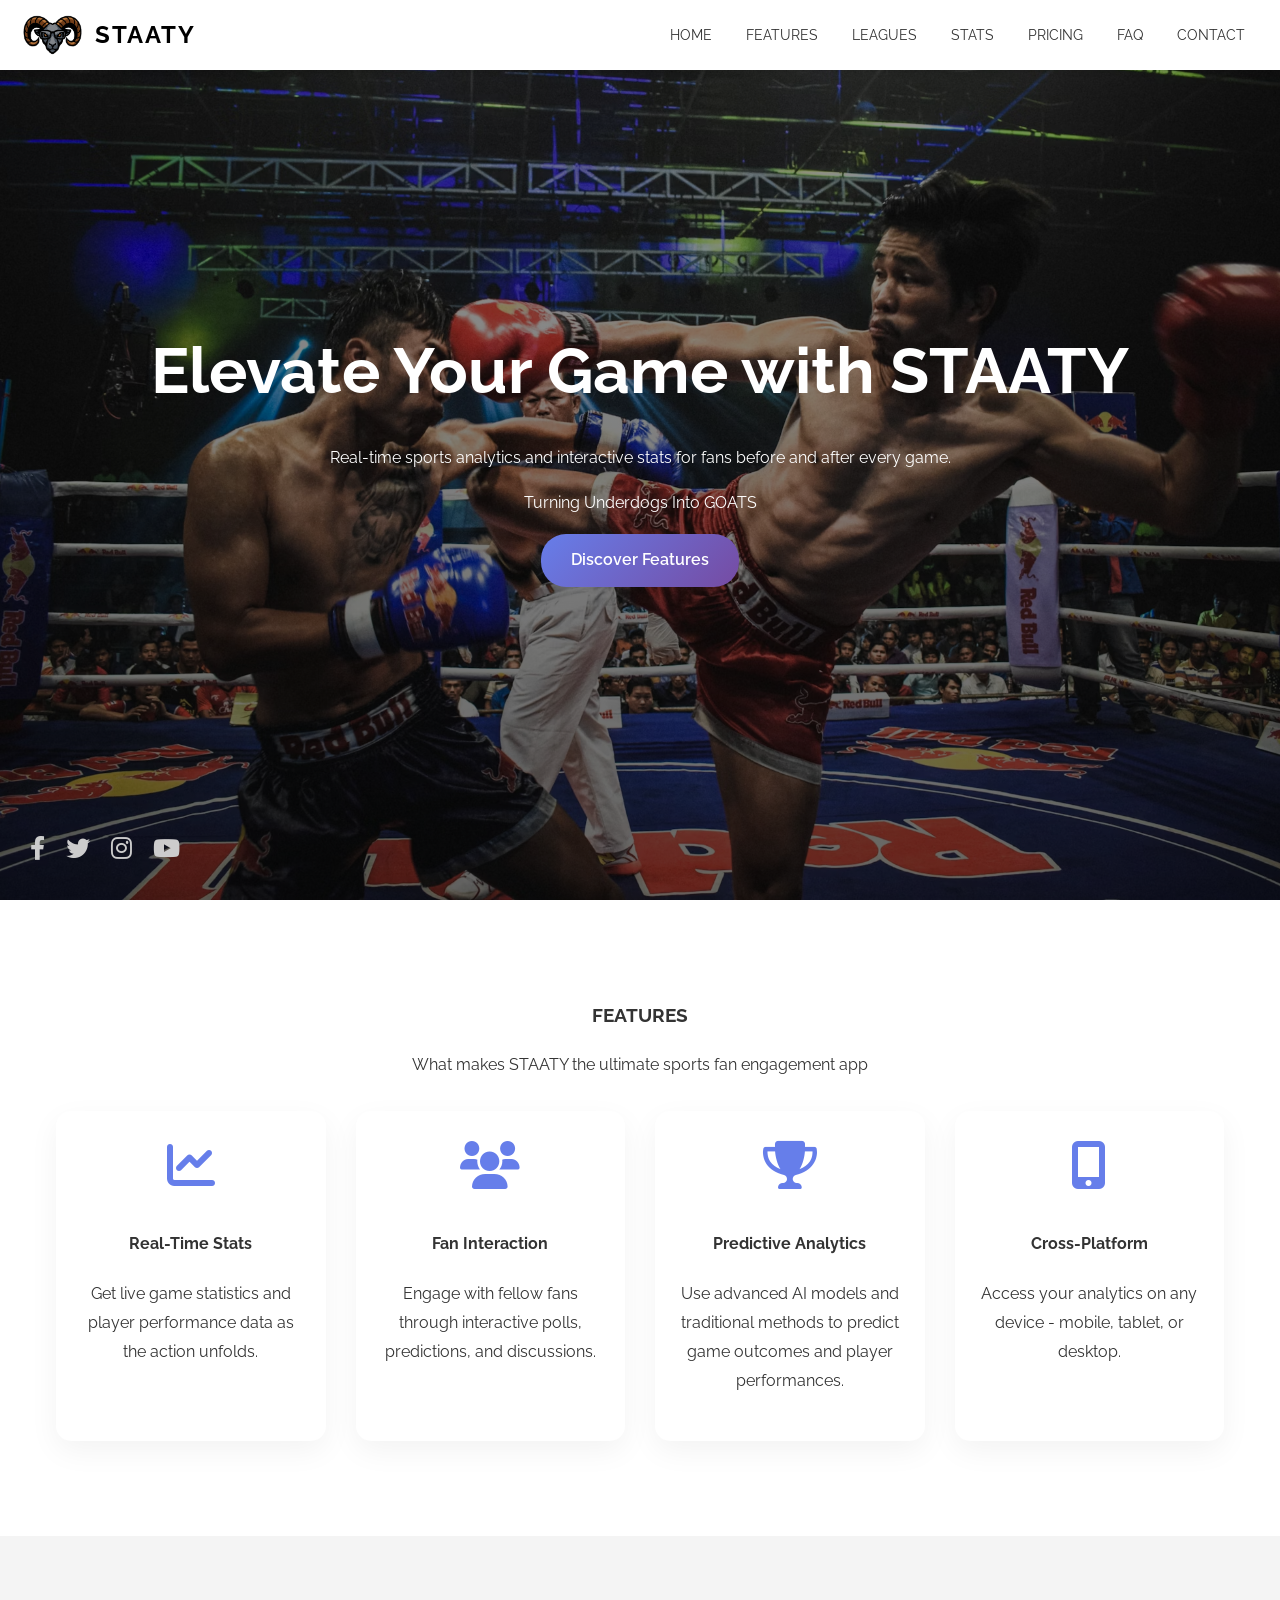
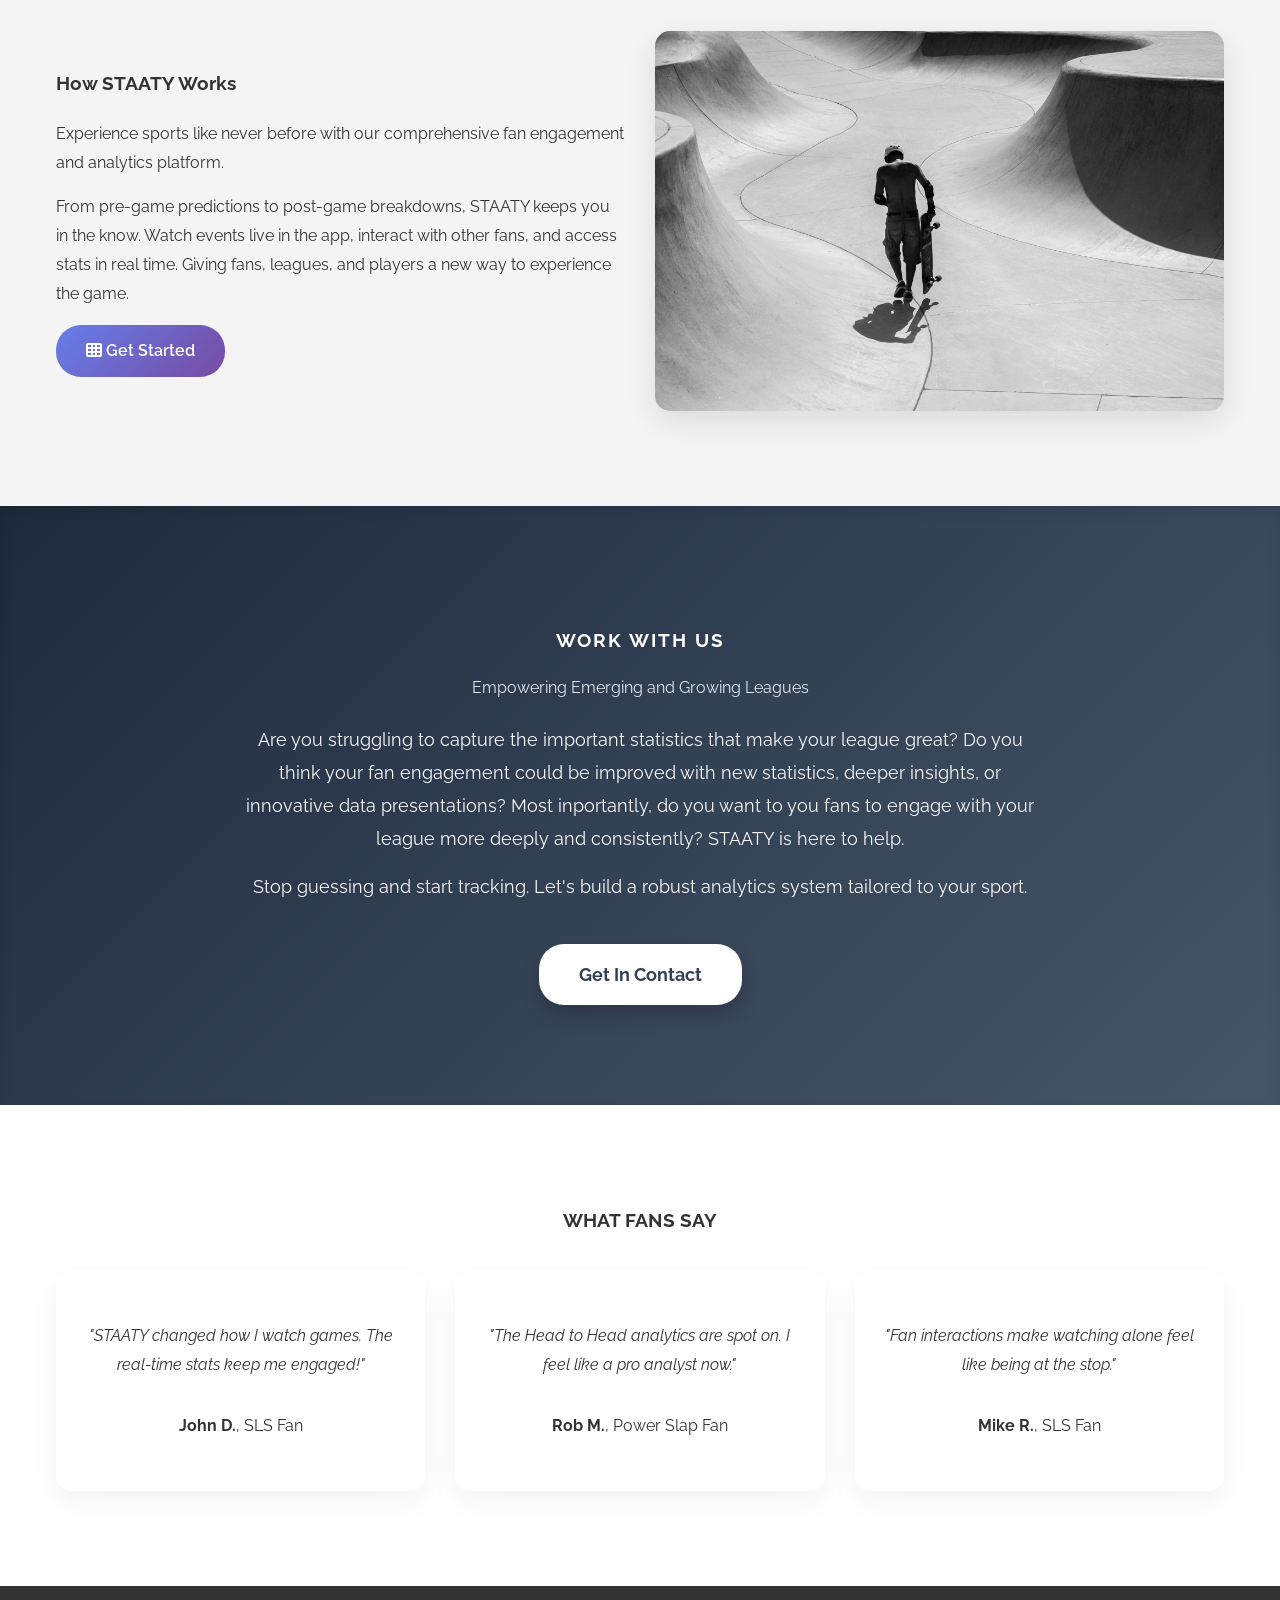
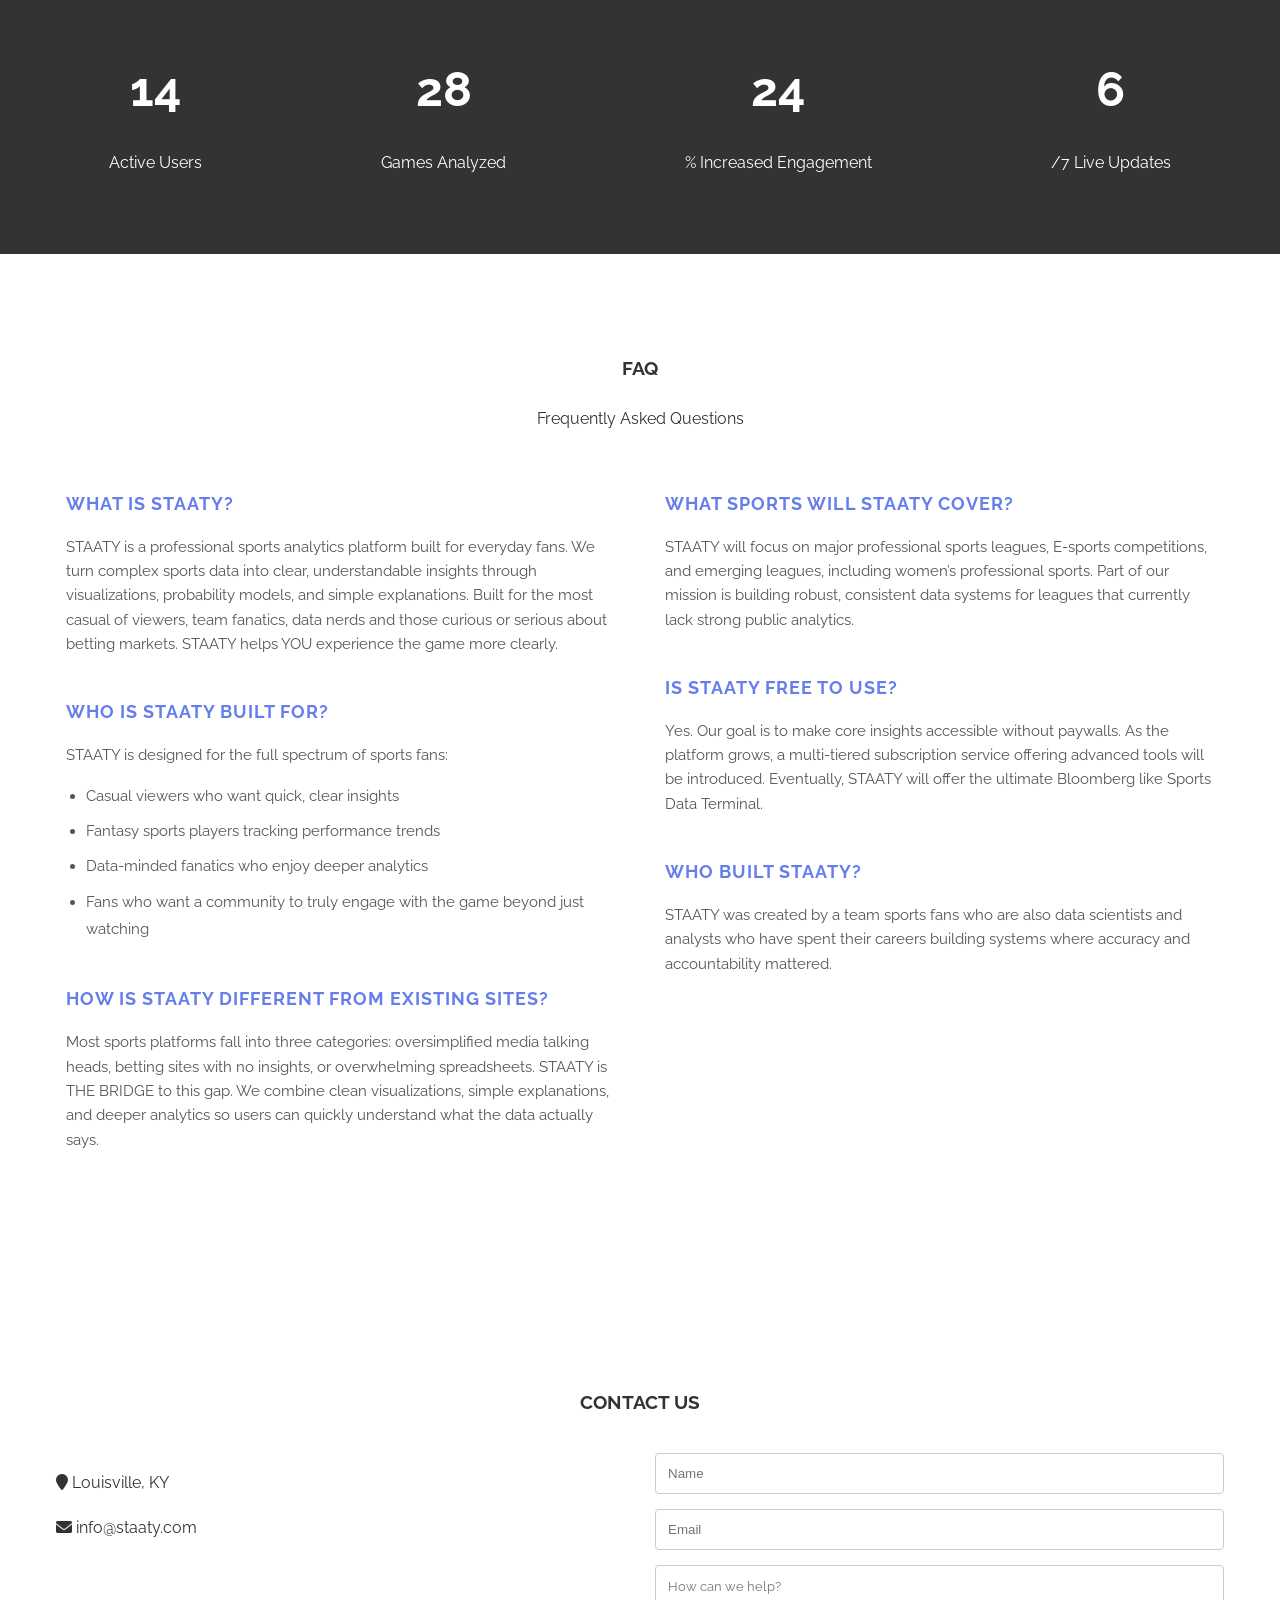
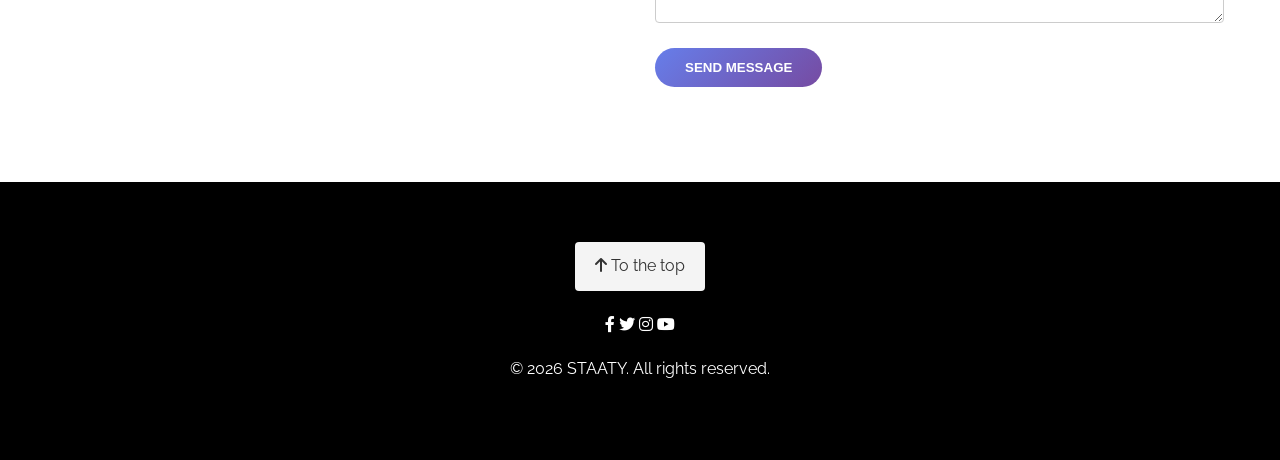
<file: index.html>
<!doctype html>
<html lang="en">
  <head>
    <title>STAATY</title>
    <link rel="icon" type="image/png" href="bookie_logo_head_color.png" />
    <meta charset="UTF-8" />
    <meta name="viewport" content="width=device-width, initial-scale=1" />

    <link
      rel="stylesheet"
      href="https://fonts.googleapis.com/css?family=Raleway:400,600,700&display=swap"
    />
    <link
      rel="stylesheet"
      href="https://cdnjs.cloudflare.com/ajax/libs/font-awesome/6.0.0/css/all.min.css"
    />

    <link rel="stylesheet" href="style.css" />
  </head>
  <body>
    <header class="navbar-fixed">
      <nav class="nav-container">
        <a href="#home" class="nav-logo">
          <img
            src="bookie_logo_head_color.png"
            alt="STAATY Logo"
            class="logo-img"
          />
          <strong>STAATY</strong></a
        >
        <div class="nav-links">
          <a href="#home">HOME</a>
          <a href="#features">FEATURES</a>
          <a href="#work-with-us">LEAGUES</a>
          <a href="#stats">STATS</a>
          <a href="#pricing">PRICING</a>
          <a href="#faq">FAQ</a>
          <a href="#contact">CONTACT</a>
        </div>
        <button class="mobile-toggle" onclick="toggleMobileMenu()">
          <i class="fa fa-bars"></i>
        </button>
      </nav>
    </header>

    <aside class="sidebar" id="mobileMenu">
      <button class="close-btn" onclick="toggleMobileMenu()">Close ×</button>
      <a href="#home">HOME</a>
      <a href="#features">FEATURES</a>
      <a href="#work-with-us">LEAGUES</a>
      <a href="#stats">STATS</a>
      <a href="#pricing">PRICING</a>
      <a href="#faq">FAQ</a>
      <a href="#contact">CONTACT</a>
    </aside>

    <section class="hero" id="home">
      <div class="hero-content">
        <h1 class="hero-title">Elevate Your Game with STAATY</h1>
        <p class="hero-subtitle">
          Real-time sports analytics and interactive stats for fans before and
          after every game.
        </p>
        <p>Turning Underdogs Into GOATS</p>
        <a href="#features" class="btn btn-primary btn-large"
          >Discover Features</a
        >
      </div>

      <div class="hero-socials">
        <i class="fab fa-facebook-f"></i>
        <i class="fab fa-twitter"></i>
        <i class="fab fa-instagram"></i>
        <i class="fab fa-youtube"></i>
      </div>
    </section>

    <section class="section" id="features">
      <div class="container text-center">
        <h3 class="reveal">FEATURES</h3>
        <p class="reveal subtitle">
          What makes STAATY the ultimate sports fan engagement app
        </p>

        <div class="grid stagger-container">
          <div class="col-3">
            <div class="feature-card reveal">
              <i class="fas fa-chart-line icon-blue float"></i>
              <h4>Real-Time Stats</h4>
              <p>
                Get live game statistics and player performance data as the
                action unfolds.
              </p>
            </div>
          </div>
          <div class="col-3">
            <div class="feature-card reveal">
              <i class="fas fa-users icon-blue float"></i>
              <h4>Fan Interaction</h4>
              <p>
                Engage with fellow fans through interactive polls, predictions,
                and discussions.
              </p>
            </div>
          </div>
          <div class="col-3">
            <div class="feature-card reveal">
              <i class="fas fa-trophy icon-blue float"></i>
              <h4>Predictive Analytics</h4>
              <p>
                Use advanced AI models and traditional methods to predict game
                outcomes and player performances.
              </p>
            </div>
          </div>
          <div class="col-3">
            <div class="feature-card reveal">
              <i class="fas fa-mobile-alt icon-blue float"></i>
              <h4>Cross-Platform</h4>
              <p>
                Access your analytics on any device - mobile, tablet, or
                desktop.
              </p>
            </div>
          </div>
        </div>
      </div>
    </section>

    <section class="section bg-light">
      <div class="container">
        <div class="grid align-center">
          <div class="col-6 reveal-left">
            <h3>How STAATY Works</h3>
            <p>
              Experience sports like never before with our comprehensive fan
              engagement and analytics platform.
            </p>
            <p>
              From pre-game predictions to post-game breakdowns, STAATY keeps
              you in the know. Watch events live in the app, interact with other
              fans, and access stats in real time. Giving fans, leagues, and
              players a new way to experience the game.
            </p>
            <p>
              <a href="#pricing" class="btn btn-primary"
                ><i class="fa fa-th"></i> Get Started</a
              >
            </p>
          </div>
          <div class="col-6 reveal-right">
            <!-- https://images.unsplash.com/photo-1461896836934-ffe607ba8211?auto=format&fit=crop&w=1000&q=80 -->
            <img
              class="img-responsive rounded shadow"
              src="images/skate.avif"
              alt="Sports"
            />
          </div>
        </div>
      </div>
    </section>
    <section class="section cta-banner" id="work-with-us">
      <div class="container text-center">
        <h3 class="reveal" style="color: #fff; letter-spacing: 2px">
          WORK WITH US
        </h3>
        <p class="reveal subtitle" style="color: #e2e8f0; margin-bottom: 20px">
          Empowering Emerging and Growing Leagues
        </p>

        <div class="reveal cta-content">
          <p class="cta-text">
            Are you struggling to capture the important statistics that make
            your league great? Do you think your fan engagement could be
            improved with new statistics, deeper insights, or innovative data
            presentations? Most inportantly, do you want to you fans to engage
            with your league more deeply and consistently? STAATY is here to
            help.
          </p>
          <p class="cta-text" style="margin-bottom: 40px">
            Stop guessing and start tracking. Let's build a robust analytics
            system tailored to your sport.
          </p>
          <a href="#contact" class="btn cta-btn">Get In Contact</a>
        </div>
      </div>
    </section>

    <section class="section" id="testimonials">
      <div class="container text-center">
        <h3 class="reveal">WHAT FANS SAY</h3>
        <div class="grid stagger-container">
          <div class="col-4">
            <div class="feature-card reveal testimonial">
              <p class="quote">
                <i
                  >"STAATY changed how I watch games. The real-time stats keep
                  me engaged!"</i
                >
              </p>
              <p class="author"><strong>John D.</strong>, SLS Fan</p>
            </div>
          </div>
          <div class="col-4">
            <div class="feature-card reveal testimonial">
              <p class="quote">
                <i>
                  "The Head to Head analytics are spot on. I feel like a pro
                  analyst now."
                </i>
              </p>
              <p class="author"><strong>Rob M.</strong>, Power Slap Fan</p>
            </div>
          </div>
          <div class="col-4">
            <div class="feature-card reveal testimonial">
              <p class="quote">
                <i>
                  "Fan interactions make watching alone feel like being at the
                  stop."
                </i>
              </p>
              <p class="author"><strong>Mike R.</strong>, SLS Fan</p>
            </div>
          </div>
        </div>
      </div>
    </section>

    <section class="stats-bar" id="stats">
      <div class="stat-item">
        <span class="counter" data-target="50">0</span>
        <p>Active Users</p>
      </div>
      <div class="stat-item">
        <span class="counter" data-target="100">0</span>
        <p>Games Analyzed</p>
      </div>
      <div class="stat-item">
        <span class="counter" data-target="85">0</span>
        <p>% Increased Engagement</p>
      </div>
      <div class="stat-item">
        <span class="counter" data-target="24">0</span>
        <p>/7 Live Updates</p>
      </div>
    </section>

    <!-- <section class="section bg-light" id="pricing">
      <div class="container text-center">
        <h3 class="reveal">PRICING... Coming Soon</h3>
        <div class="grid stagger-container">
          <div class="col-4">
            <div class="pricing-card reveal">
              <div class="pricing-header"><h4>Free</h4></div>
              <div class="pricing-body">
                <p>Basic Stats</p>
                <h2 class="price">$0</h2>
                <button class="btn btn-primary">Get Started</button>
              </div>
            </div>
          </div>
          <div class="col-4">
            <div class="pricing-card reveal featured">
              <div class="pricing-header pricing-header-premium">
                <h4>Premium</h4>
                <span class="badge">Popular</span>
              </div>
              <div class="pricing-body">
                <p>VIP Community</p>
                <h2 class="price">$0</h2>
                <button class="btn btn-premium">Go Premium</button>
              </div>
            </div>
          </div>
          <div class="col-4">
            <div class="pricing-card reveal">
              <div class="pricing-header"><h4>Pro</h4></div>
              <div class="pricing-body">
                <p>Advanced Analytics</p>
                <h2 class="price">$0</h2>
                <button class="btn btn-primary">Subscribe</button>
              </div>
            </div>
          </div>
        </div>
      </div>
    </section> -->

    <section class="section" id="faq">
      <div class="container">
        <h3 class="text-center reveal">FAQ</h3>
        <p class="text-center reveal subtitle">Frequently Asked Questions</p>

        <div class="grid stagger-container">
          <div class="col-6">
            <div class="faq-item reveal-left">
              <h4 class="faq-question">What is STAATY?</h4>
              <p class="faq-answer">
                STAATY is a professional sports analytics platform built for
                everyday fans. We turn complex sports data into clear,
                understandable insights through visualizations, probability
                models, and simple explanations. Built for the most casual of
                viewers, team fanatics, data nerds and those curious or serious
                about betting markets. STAATY helps YOU experience the game more
                clearly.
              </p>
            </div>

            <div class="faq-item reveal-left">
              <h4 class="faq-question">Who is STAATY Built For?</h4>
              <p class="faq-answer">
                STAATY is designed for the full spectrum of sports fans:
              </p>
              <ul class="faq-list">
                <li>Casual viewers who want quick, clear insights</li>
                <li>Fantasy sports players tracking performance trends</li>
                <li>Data-minded fanatics who enjoy deeper analytics</li>
                <li>
                  Fans who want a community to truly engage with the game beyond just watching
                </li>
              </ul>
            </div>

            <div class="faq-item reveal-left">
              <h4 class="faq-question">
                How is STAATY different from existing sites?
              </h4>
              <p class="faq-answer">
                Most sports platforms fall into three categories: oversimplified
                media talking heads, betting sites with no insights, or
                overwhelming spreadsheets. STAATY is THE BRIDGE to this gap. We
                combine clean visualizations, simple explanations, and deeper
                analytics so users can quickly understand what the data actually
                says.
              </p>
            </div>
          </div>

          <div class="col-6">
            <div class="faq-item reveal-right">
              <h4 class="faq-question">What sports will STAATY cover?</h4>
              <p class="faq-answer">
                STAATY will focus on major professional sports leagues, E-sports
                competitions, and emerging leagues, including women’s
                professional sports. Part of our mission is building robust,
                consistent data systems for leagues that currently lack strong
                public analytics.
              </p>
            </div>

            <div class="faq-item reveal-right">
              <h4 class="faq-question">Is STAATY free to use?</h4>
              <p class="faq-answer">
                Yes. Our goal is to make core insights accessible without
                paywalls. As the platform grows, a multi-tiered subscription
                service offering advanced tools will be introduced. Eventually,
                STAATY will offer the ultimate Bloomberg like Sports Data Terminal.
              </p>
            </div>

            <div class="faq-item reveal-right">
              <h4 class="faq-question">Who built STAATY?</h4>
              <p class="faq-answer">
                STAATY was created by a team sports fans who are also data scientists 
                and analysts who have spent their careers building systems where accuracy 
                and accountability mattered. 
              </p>
            </div>
          </div>
        </div>
      </div>
    </section>

    <section class="section" id="contact">
      <div class="container">
        <h3 class="text-center reveal">CONTACT US</h3>
        <div class="grid">
          <div class="col-6 reveal-left">
            <div class="contact-info">
              <p><i class="fa fa-map-marker"></i> Louisville, KY</p>
              <!-- <p><i class="fa fa-phone"></i> +1 555-STAATY</p> -->
              <p><i class="fa fa-envelope"></i> info@staaty.com</p>
            </div>
          </div>
          <div class="col-6 reveal-right">
            <form
              class="contact-form"
              action="mailto:info@staaty.com"
              method="post"
              enctype="text/plain"
            >
              <input type="text" name="Name" placeholder="Name" required />
              <input type="email" name="Email" placeholder="Email" required />
              <textarea
                name="Message"
                placeholder="How can we help?"
                required
                style="
                  width: 100%;
                  padding: 12px;
                  margin-bottom: 15px;
                  border: 1px solid #ccc;
                  border-radius: 4px;
                  font-family: inherit;
                "
              ></textarea>
              <button class="btn btn-primary" type="submit">
                SEND MESSAGE
              </button>
            </form>
          </div>
        </div>
      </div>
    </section>

    <footer class="footer">
      <a href="#home" class="back-to-top"
        ><i class="fa fa-arrow-up"></i> To the top</a
      >
      <div class="social-links">
        <i class="fab fa-facebook-f"></i>
        <i class="fab fa-twitter"></i>
        <i class="fab fa-instagram"></i>
        <i class="fab fa-youtube"></i>
      </div>
      <p>© 2026 STAATY. All rights reserved.</p>
    </footer>

    <script src="script.js"></script>
  </body>
</html>
</file>
<file: style.css>
/* --- Base Styles --- */
* {
  box-sizing: border-box;
}
body,
html {
  margin: 0;
  padding: 0;
  font-family: "Raleway", sans-serif;
  line-height: 1.8;
  scroll-behavior: smooth;
  color: #333;
}

.nav-logo {
    display: flex;
    align-items: center;
    gap: 10px;
}

.logo-img {
    height: 50px; 
    width: auto;
    display: block;
}

.container {
  max-width: 1200px;
  margin: 0 auto;
  padding: 0 16px;
}
.section {
  padding: 80px 0;
}
.bg-light {
  background-color: #f4f4f4;
}
.text-center {
  text-align: center;
}
.align-center {
  align-items: center;
}

/* --- Navbar --- */
.navbar-fixed {
  position: fixed;
  top: 0;
  width: 100%;
  background: #fff;
  box-shadow: 0 2px 5px rgba(0, 0, 0, 0.1);
  z-index: 1000;
}
.nav-container {
  display: flex;
  justify-content: space-between;
  align-items: center;
  padding: 10px 20px;
}
.nav-logo {
  font-size: 1.5rem;
  text-decoration: none;
  color: #000;
  letter-spacing: 2px;
}
.nav-links a {
  text-decoration: none;
  color: #333;
  padding: 10px 15px;
  font-size: 0.9rem;
}
.mobile-toggle {
  display: none;
  background: none;
  border: none;
  font-size: 1.5rem;
  cursor: pointer;
}

/* --- Sidebar --- */
.sidebar {
  height: 100%;
  width: 250px;
  position: fixed;
  z-index: 2000;
  top: 0;
  left: -250px;
  background-color: #000;
  transition: 0.3s;
  padding-top: 60px;
}
.sidebar.active {
  left: 0;
}
.sidebar a {
  padding: 15px 25px;
  text-decoration: none;
  font-size: 1.2rem;
  color: white;
  display: block;
}
.close-btn {
  position: absolute;
  top: 10px;
  right: 20px;
  background: none;
  border: none;
  color: white;
  font-size: 1.5rem;
  cursor: pointer;
}

/* --- Hero --- */
.hero {
  height: 100vh;
  background:
    linear-gradient(rgba(0, 0, 0, 0.4), rgba(0, 0, 0, 0.6)),
    /* url("https://images.unsplash.com/photo-1574629810360-7efbbe195018?auto=format&fit=crop&w=1920&q=80"); */
    url("images/boxing.avif");
  background-size: cover;
  background-position: center;
  background-attachment: fixed;
  display: flex;
  align-items: center;
  justify-content: center;
  color: white;
  text-align: center;
}
.hero-title {
  font-size: clamp(2rem, 5vw, 4rem);
  margin: 0;
}
.hero-socials {
  position: absolute;
  bottom: 30px;
  left: 30px;
  font-size: 1.5rem;
  color: #ccc;
}
.hero-socials i {
  margin-right: 15px;
  cursor: pointer;
  transition: 0.3s;
}
.hero-socials i:hover {
  color: #fff;
}

/* --- Grid System --- */
.grid {
  display: flex;
  flex-wrap: wrap;
  margin: 0 -15px;
}
.col-3 {
  flex: 0 0 25%;
  padding: 15px;
}
.col-4 {
  flex: 0 0 33.33%;
  padding: 15px;
}
.col-6 {
  flex: 0 0 50%;
  padding: 15px;
}

/* --- Components --- */
.btn {
  display: inline-block;
  border: none;
  border-radius: 25px;
  padding: 12px 30px;
  cursor: pointer;
  transition: 0.3s;
  text-decoration: none;
  font-weight: 600;
}
.btn-primary {
  background: linear-gradient(135deg, #667eea, #764ba2);
  color: white;
}
.btn-premium {
  background: linear-gradient(135deg, #ff6b6b, #ffa500);
  color: white;
}

.img-responsive {
  max-width: 100%;
  height: auto;
  display: block;
}
.rounded {
  border-radius: 15px;
}
.shadow {
  box-shadow: 0 10px 30px rgba(0, 0, 0, 0.1);
}

.feature-card {
  background: white;
  padding: 30px 20px;
  border-radius: 15px;
  box-shadow: 0 10px 30px rgba(0, 0, 0, 0.05);
  text-align: center;
  height: 100%;
  transition: 0.3s;
}
.feature-card:hover {
  transform: translateY(-10px);
}
.testimonial {
  height: auto;
  min-height: 220px;
  display: flex;
  flex-direction: column;
  justify-content: center;
}
.icon-blue {
  font-size: 3rem;
  color: #667eea;
  margin-bottom: 20px;
}

.stats-bar {
  background-color: #333;
  color: white;
  display: flex;
  justify-content: space-around;
  padding: 60px 20px;
  text-align: center;
}
.counter {
  font-size: 3rem;
  font-weight: 700;
  display: block;
}

.pricing-card {
  background: white;
  border-radius: 15px;
  overflow: hidden;
  box-shadow: 0 10px 30px rgba(0, 0, 0, 0.1);
}
.pricing-header {
  padding: 20px;
  background: #667eea;
  color: white;
}
.pricing-header-premium {
  background: linear-gradient(135deg, #ff6b6b, #ffa500);
  position: relative;
}
.pricing-body {
  padding: 30px;
}
.badge {
  position: absolute;
  top: 10px;
  right: 10px;
  background: red;
  padding: 4px 8px;
  border-radius: 4px;
  font-size: 10px;
  color: #fff;
}

/* --- Work With Us Banner --- */
.cta-banner {
    background: linear-gradient(135deg, #1e293b, #334155, #475569); /* Professional dark slate gradient */
    color: white;
    padding: 100px 0;
    box-shadow: inset 0 5px 15px rgba(0,0,0,0.1);
}

.cta-banner h3 {
    margin-bottom: 10px;
}

.cta-content .cta-text {
    max-width: 800px;
    margin: 0 auto 15px auto;
    font-size: 1.15rem;
    line-height: 1.8;
    color: #f8fafc;
}

/* Custom button for the dark background */
.cta-btn {
    background: #fff;
    color: #334155;
    font-size: 1.1rem;
    padding: 15px 40px;
    font-weight: 700;
    box-shadow: 0 10px 20px rgba(0,0,0,0.2);
}

.cta-btn:hover {
    background: #f1f5f9;
    transform: translateY(-3px);
    box-shadow: 0 15px 25px rgba(0,0,0,0.3);
}


/* --- FAQ Custom Styles --- */
.faq-item {
  margin-bottom: 40px;
  padding: 0 10px;
}

.faq-question {
  color: #667eea; /* Matching your blue icon color */
  font-weight: 700;
  margin-bottom: 10px;
  font-size: 1.1rem;
  text-transform: uppercase;
  letter-spacing: 1px;
}

.faq-answer {
  color: #555;
  font-size: 0.95rem;
  line-height: 1.6;
}

.faq-list {
  margin: 10px 0 0 20px;
  padding: 0;
  color: #555;
  font-size: 0.95rem;
}

.faq-list li {
  margin-bottom: 8px;
}

.contact-form input {
  width: 100%;
  padding: 12px;
  margin-bottom: 15px;
  border: 1px solid #ccc;
  border-radius: 4px;
}

.footer {
  background: #000;
  color: white;
  padding: 60px 20px;
  text-align: center;
}
.back-to-top {
  background: #f4f4f4;
  color: #333;
  padding: 10px 20px;
  text-decoration: none;
  border-radius: 4px;
  display: inline-block;
  margin-bottom: 20px;
}

/* --- Animations --- */
.reveal {
  opacity: 0;
  transform: translateY(30px);
  transition: 0.8s ease-out;
}
.reveal.visible {
  opacity: 1;
  transform: translateY(0);
}
.reveal-left {
  opacity: 0;
  transform: translateX(-50px);
  transition: 0.8s ease;
}
.reveal-right {
  opacity: 0;
  transform: translateX(50px);
  transition: 0.8s ease;
}
.reveal-left.visible,
.reveal-right.visible {
  opacity: 1;
  transform: translateX(0);
}

.float {
  animation: float 3s ease-in-out infinite;
}
@keyframes float {
  0%,
  100% {
    transform: translateY(0);
  }
  50% {
    transform: translateY(-10px);
  }
}

/* --- Responsive --- */
@media (max-width: 992px) {
  .col-3,
  .col-4,
  .col-6 {
    flex: 0 0 50%;
  }
}
@media (max-width: 600px) {
  .nav-links {
    display: none;
  }
  .mobile-toggle {
    display: block;
  }
  .col-3,
  .col-4,
  .col-6 {
    flex: 0 0 100%;
  }
  .stats-bar {
    flex-direction: column;
    gap: 30px;
  }
}
</file>
